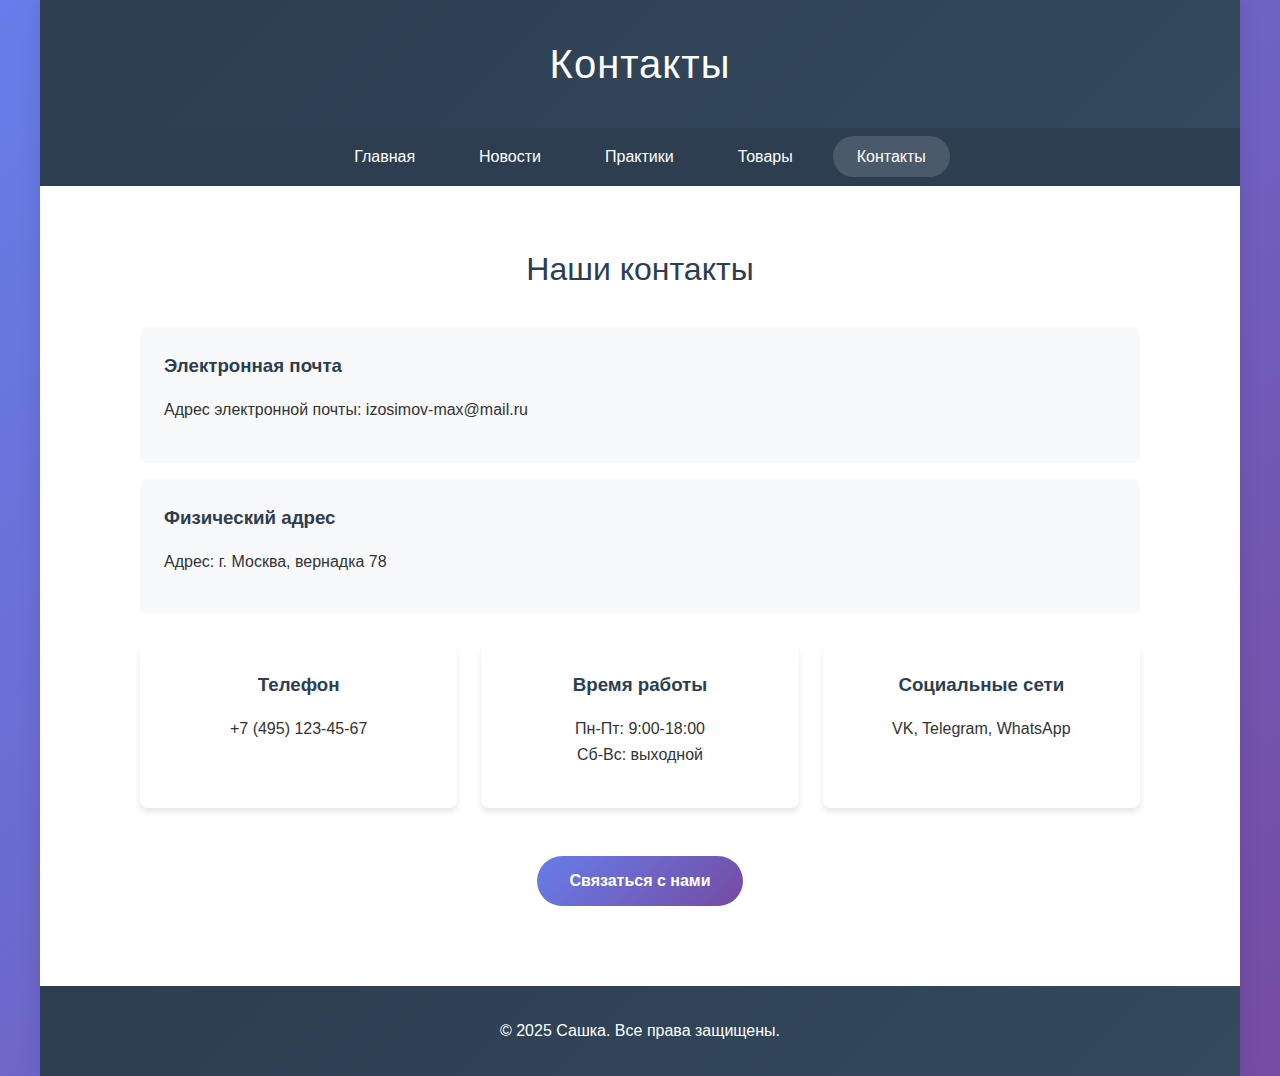
<file: pages/contacts.html>
<!DOCTYPE html>
<html lang="ru">
<head>
    <meta charset="UTF-8">
    <meta name="viewport" content="width=device-width, initial-scale=1.0">
    <title>Контакты</title>
    <link rel="stylesheet" href="../css/normalize.css">
    <link rel="stylesheet" href="../css/style.css">
</head>
<body class="page">
    <div class="page__container">
        <header class="header">
            <h1 class="header__title">Контакты</h1>
        </header>
        
        <nav class="nav">
            <ul class="nav__list">
                <li class="nav__item">
                    <a class="nav__link" href="../index.html">Главная</a>
                </li>
                <li class="nav__item">
                    <a class="nav__link" href="news.html">Новости</a>
                </li>
                <li class="nav__item">
                    <a class="nav__link" href="practices.html">Практики</a>
                </li>
                <li class="nav__item">
                    <a class="nav__link" href="goods.html">Товары</a>
                </li>
                <li class="nav__item">
                    <a class="nav__link nav__link--active" href="contacts.html">Контакты</a>
                </li>
            </ul>
        </nav>

        <main class="content">
            <section class="section contacts">
                <div class="contacts__container">
                    <h2 class="section__title">Наши контакты</h2>
                    
                    <article class="contacts__info">
                        <h3>Электронная почта</h3>
                        <p>Адрес электронной почты: izosimov-max@mail.ru</p>
                    </article>
                    
                    <article class="contacts__info">
                        <h3>Физический адрес</h3>
                        <p>Адрес: г. Москва, вернадка 78</p>
                    </article>

                    <div class="contacts__grid">
                        <div class="contact-item">
                            <h3>Телефон</h3>
                            <p>+7 (495) 123-45-67</p>
                        </div>
                        <div class="contact-item">
                            <h3>Время работы</h3>
                            <p>Пн-Пт: 9:00-18:00<br>Сб-Вс: выходной</p>
                        </div>
                        <div class="contact-item">
                            <h3>Социальные сети</h3>
                            <p>VK, Telegram, WhatsApp</p>
                        </div>
                    </div>
                    
                    <button class="contact-button">Связаться с нами</button>
                </div>
            </section>
        </main>

        <footer class="footer">
            <p>© 2025 Сашка. Все права защищены.</p>
        </footer>

        <!-- Модальное окно для формы обратной связи -->
        <dialog id="contactModal" class="modal">
            <div class="modal__header">
                <h2>Форма обратной связи</h2>
            </div>
            
            <div class="modal__content">
                <form id="feedbackForm">
                    <div class="form-group">
                        <label for="name">Имя <span class="required">*</span></label>
                        <input type="text" id="name" name="name" required placeholder="Введите ваше имя">
                    </div>

                    <div class="form-group">
                        <label for="phone">Телефон <span class="required">*</span></label>
                        <input type="tel" id="phone" name="phone" required placeholder="+7 (XXX) XXX-XX-XX" pattern="\+7 \(\d{3}\) \d{3}-\d{2}-\d{2}">
                    </div>

                    <div class="form-group">
                        <label for="email">Электронная почта <span class="required">*</span></label>
                        <input type="email" id="email" name="email" required placeholder="example@mail.ru">
                    </div>

                    <div class="form-group">
                        <label for="category">Категория обращения <span class="required">*</span></label>
                        <select id="category" name="category" required>
                            <option value="">Выберите категорию</option>
                            <option value="technical">Техническая поддержка</option>
                            <option value="commercial">Коммерческое предложение</option>
                            <option value="cooperation">Сотрудничество</option>
                            <option value="complaint">Жалоба</option>
                            <option value="suggestion">Предложение</option>
                            <option value="other">Другое</option>
                        </select>
                    </div>

                    <div class="form-group">
                        <label for="message">Текст обращения <span class="required">*</span></label>
                        <textarea id="message" name="message" required placeholder="Опишите вашу проблему или вопрос..." minlength="10"></textarea>
                    </div>

                    <div class="modal__actions">
                        <button type="button" class="btn btn--secondary">Отмена</button>
                        <button type="submit" class="btn btn--primary">Отправить</button>
                    </div>
                </form>
            </div>
        </dialog>
    </div>
    
    <script src="../js/main.js"></script>
</body>
</html>
</file>
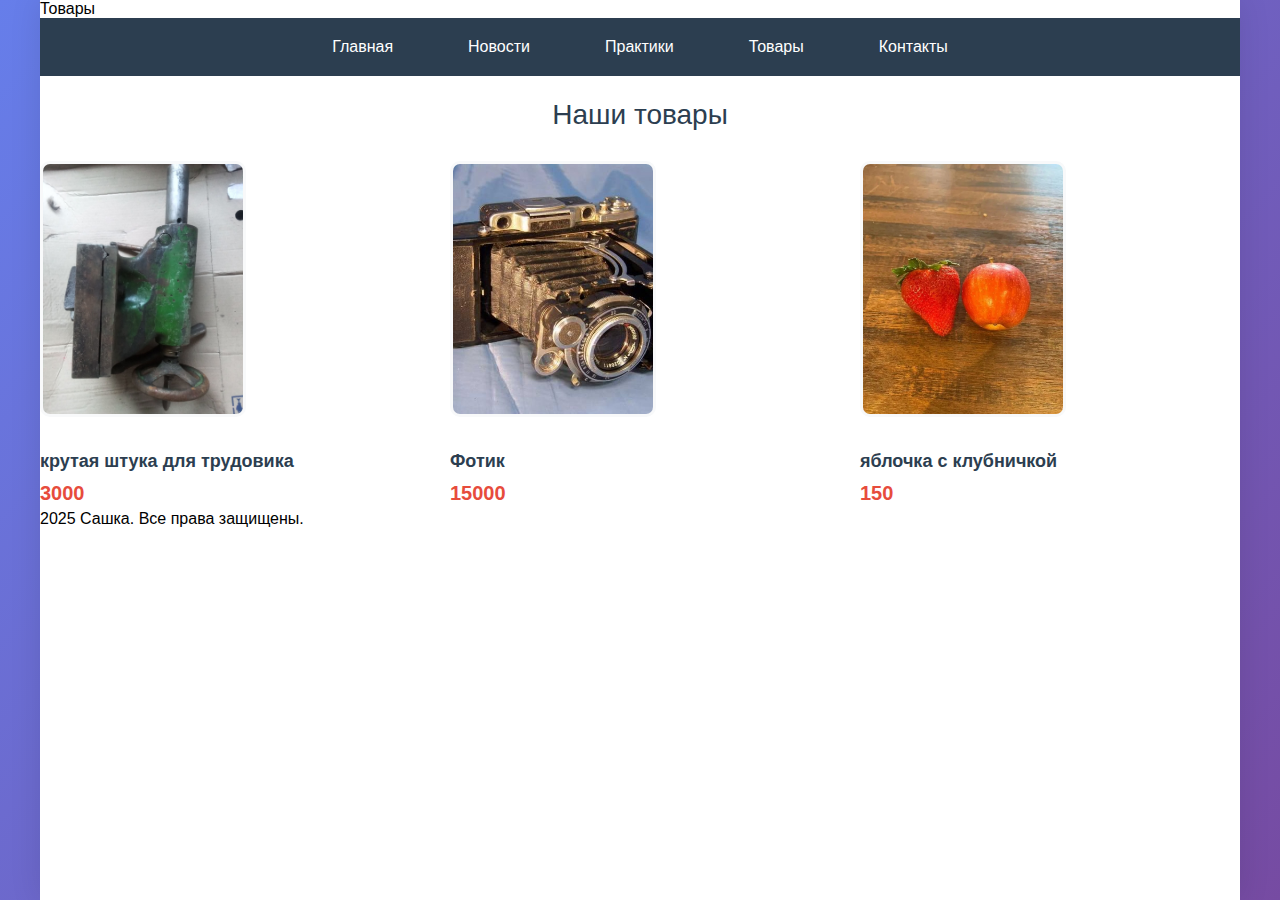
<file: pages/goods.html>
<!DOCTYPE html>
<html lang="ru">
    <head>
        <meta charset="UTF-8">
        <meta name="viewport" content="width=device-width, initial-scale=1.0">
        <title>Товары</title>
        <link rel="stylesheet" href="../style/styles.css">
    </head>
    <body>
         <div class="page-container">
            <div class="header">Товары</div>
            <nav class="nav">
                <ul class="nav-list">
                    <li class="nav-item">
                        <a class="nav-link" href="./index.html">Главная</a>
                    </li>
                    <li class="nav-item">
                        <a class="nav-link" href="news.html">Новости</a>
                    </li>
                    <li class="nav-item">
                        <a class="nav-link" href="practices.html">Практики</a>
                    </li>
                    <li class="nav-item">
                        <a class="nav-link" href="goods.html">Товары</a>
                    </li>
                    <li class="nav-item">
                        <a class="nav-link" href="contacts.html">Контакты</a>
                    </li>
                </ul>
            </nav>
            <div class="content">
                <h2 class="section-title">Haши товары</h2>
                <div class="products-grid">
                    <div class="product-card">
                        <img class="product-image" src="../images/goods1.jpg"  width="200" height="250" alt="Фото товара 1">
                        <h3 class="product-name">крутая штука для трудовика</h3>
                        <p class="product-price">3000</p>
                    </div>
                    <div class="product-card">
                        <img class="product-image" src="../images/goods2.jpg"  width="200" height="250" alt="Фото товара 2">
                        <h3 class="product-name">Фотик</h3>
                        <p class="product-price">15000</p>
                    </div>
                    <div class="product-card">
                        <img class="product-image" src="../images/goods3.jpg"  width="200" height="250" alt="Фото товара 3">
                        <h3 class="product-name">яблочка с клубничкой</h3>
                        <p class="product-price">150</p>
                    </div>
                </div>
            </div>
            <div class="footer">2025 Сашка. Все права защищены.</div>
        </div>
    </body>
</html>
</file>
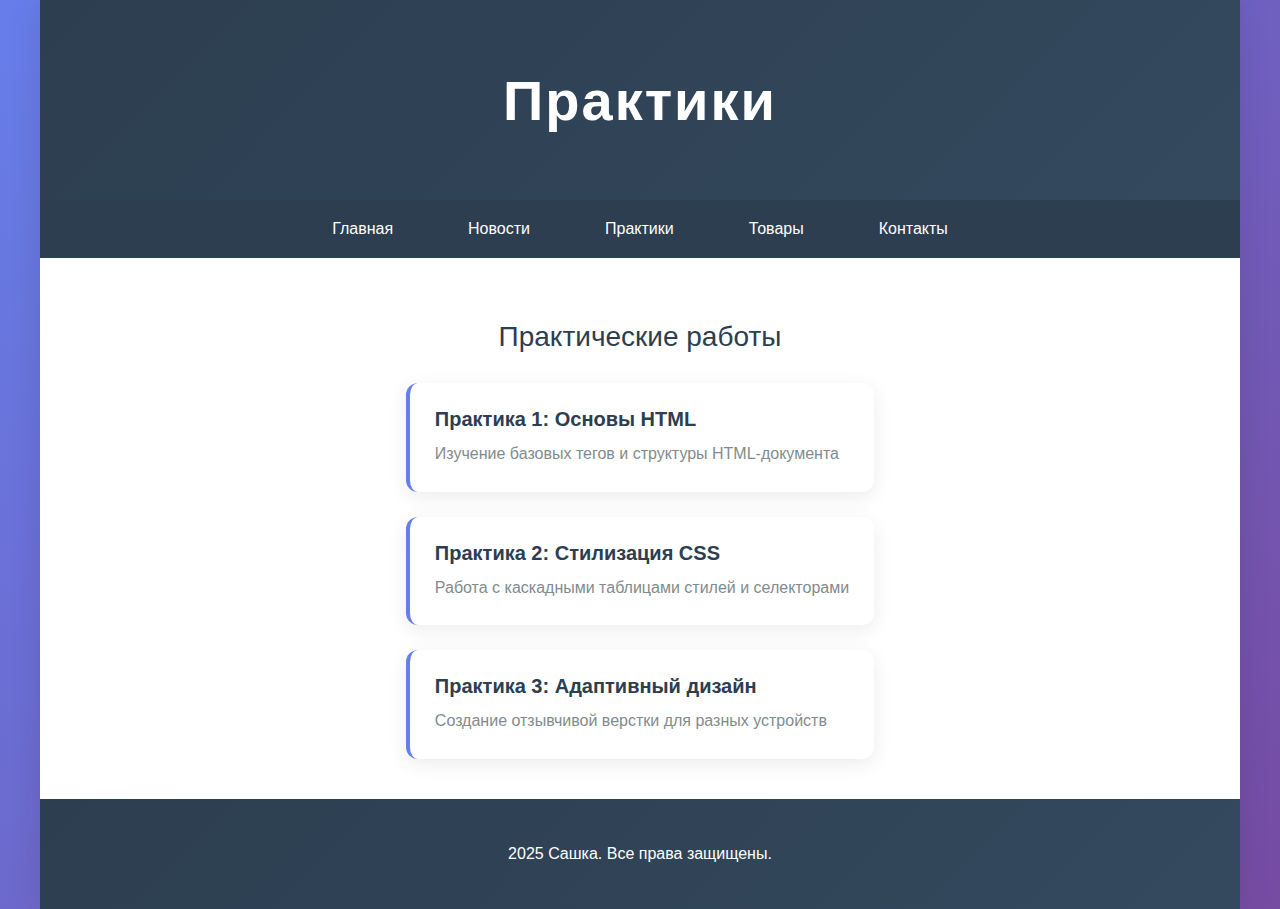
<file: pages/practices.html>
<!DOCTYPE html>
<html lang="ru">
    <head>
        <meta charset="UTF-8">
        <meta name="viewport" content="width=device-width, initial-scale=1.0">
        <title>Практики</title>
        <link rel="stylesheet" href="../style/styles.css">
    </head>
    <body>
        <div class="page-container">
            <header class="header">
                <h1>Практики</h1>
            </header>
            <nav class="nav">
                <ul class="nav-list">
                    <li class="nav-item">
                        <a class="nav-link" href="../index.html">Главная</a>
                    </li>
                    <li class="nav-item">
                        <a class="nav-link" href="news.html">Новости</a>
                    </li>
                    <li class="nav-item">
                        <a class="nav-link" href="practices.html">Практики</a>
                    </li>
                    <li class="nav-item">
                        <a class="nav-link" href="goods.html">Товары</a>
                    </li>
                    <li class="nav-item">
                        <a class="nav-link" href="contacts.html">Контакты</a>
                    </li>
                </ul>
            </nav>
            <main class="content">
                <h2 class="section-title">Практические работы</h2>
                <div class="practices-container">
                    <div class="practice-card">
                        <h3>Практика 1: Основы HTML</h3>
                        <p>Изучение базовых тегов и структуры HTML-документа</p>
                    </div>
                    <div class="practice-card">
                        <h3>Практика 2: Стилизация CSS</h3>
                        <p>Работа с каскадными таблицами стилей и селекторами</p>
                    </div>
                    <div class="practice-card">
                        <h3>Практика 3: Адаптивный дизайн</h3>
                        <p>Создание отзывчивой верстки для разных устройств</p>
                    </div>
                </div>
            </main>
            <footer class="footer">
                <p>2025 Сашка. Все права защищены.</p>
            </footer>
        </div>
    </body>
</html>
</file>
<file: style/styles.css>
/* ===== БАЗОВЫЕ СТИЛИ ===== */
body {
    font-family: 'Segoe UI', Tahoma, Geneva, Verdana, sans-serif;
    margin: 0;
    padding: 0;
    background: linear-gradient(135deg, #667eea 0%, #764ba2 100%);
    min-height: 100vh;
}

/* ===== КОНТЕЙНЕР СТРАНИЦЫ ===== */
.page-container {
    max-width: 1200px;
    margin: 0 auto;
    background: white;
    min-height: 100vh;
    box-shadow: 0 0 30px rgba(0,0,0,0.1);
    display: flex;
    flex-direction: column;
}

/* ===== ШАПКА ===== */
header.header {
    background: linear-gradient(135deg, #2c3e50 0%, #34495e 100%);
    color: white;
    text-align: center;
    padding: 30px;
    font-size: 28px;
    font-weight: 300;
    letter-spacing: 2px;
    margin: 0;
}

/* ===== НАВИГАЦИЯ ===== */
nav.nav {
    background: #2c3e50;
    padding: 20px 0;
}

.nav-list {
    list-style: none;
    margin: 0;
    padding: 0;
    display: flex;
    justify-content: center;
    gap: 25px;
}

.nav-item {
    margin: 0;
}

.nav-link {
    color: white;
    text-decoration: none;
    padding: 12px 25px;
    border-radius: 25px;
    transition: all 0.3s ease;
    font-weight: 500;
}

.nav-link:hover {
    background: rgba(255,255,255,0.1);
    transform: translateY(-2px);
}

/* ===== ОСНОВНОЙ КОНТЕНТ ===== */
main.content {
    padding: 40px;
    max-width: 900px;
    margin: 0 auto;
    flex: 1;
}

/* ===== ГЛАВНАЯ СТРАНИЦА ===== */
.profile-header {
    text-align: center;
    margin-bottom: 40px;
}

.profile-title {
    font-size: 32px;
    color: #2c3e50;
    margin-bottom: 10px;
    font-weight: 300;
}

.profile-photo {
    width: 220px;
    height: 280px;
    border-radius: 15px;
    object-fit: cover;
    margin: 20px auto;
    border: 4px solid #667eea;
    box-shadow: 0 8px 25px rgba(102, 126, 234, 0.3);
}

.profile-name {
    font-size: 24px;
    color: #2c3e50;
    margin: 10px 0;
    font-weight: 500;
}

.profile-group {
    font-size: 18px;
    color: #7f8c8d;
    margin: 5px 0;
}

.about-me {
    background: linear-gradient(135deg, #f8f9fa 0%, #e9ecef 100%);
    padding: 25px;
    border-radius: 15px;
    margin: 30px 0;
    border-left: 5px solid #667eea;
    font-size: 16px;
    line-height: 1.8;
}

/* ===== НАВЫКИ ===== */
.skills-container {
    display: flex;
    justify-content: center;
    flex-wrap: wrap;
    gap: 15px;
    margin: 30px 0;
}

.skill-tag {
    background: linear-gradient(135deg, #4facfe 0%, #00f2fe 100%);
    color: white;
    padding: 12px 25px;
    border-radius: 25px;
    font-weight: 600;
    font-size: 14px;
    box-shadow: 0 4px 15px rgba(79, 172, 254, 0.3);
    transition: all 0.3s ease;
}

.skill-tag:hover {
    transform: translateY(-3px);
    box-shadow: 0 6px 20px rgba(79, 172, 254, 0.4);
}

/* ===== ОПЫТ РАБОТЫ ===== */
.experience-section {
    margin-top: 50px;
}

.section-title {
    font-size: 28px;
    color: #2c3e50;
    text-align: center;
    margin-bottom: 30px;
    font-weight: 300;
}

.experience-card {
    background: white;
    padding: 25px;
    margin: 20px 0;
    border-radius: 12px;
    box-shadow: 0 5px 20px rgba(0,0,0,0.08);
    border-left: 4px solid #667eea;
    transition: transform 0.3s ease;
}

.experience-card:hover {
    transform: translateX(5px);
}

.experience-title {
    font-size: 20px;
    color: #2c3e50;
    margin: 0 0 10px 0;
    font-weight: 600;
}

.experience-desc {
    color: #7f8c8d;
    line-height: 1.6;
    margin: 0;
}

/* ===== НОВОСТИ ===== */
.news-container {
    display: grid;
    gap: 25px;
}

article.news-card {
    background: white;
    padding: 30px;
    border-radius: 15px;
    box-shadow: 0 5px 20px rgba(0,0,0,0.08);
    border-left: 4px solid #667eea;
}

.news-title {
    font-size: 24px;
    color: #2c3e50;
    margin: 0 0 10px 0;
    font-weight: 600;
}

.news-meta {
    color: #95a5a6;
    font-size: 14px;
    margin: 0 0 15px 0;
}

.news-text {
    color: #34495e;
    line-height: 1.7;
    margin: 0;
}

/* ===== ТОВАРЫ ===== */
.products-grid {
    display: grid;
    grid-template-columns: repeat(auto-fit, minmax(280px, 1fr));
    gap: 30px;
    margin-top: 30px;
}

article.product-card {
    background: white;
    padding: 25px;
    border-radius: 15px;
    text-align: center;
    box-shadow: 0 5px 20px rgba(0,0,0,0.08);
    transition: transform 0.3s ease;
}

.product-card:hover {
    transform: translateY(-5px);
}

.product-image {
    width: 200px;
    height: 250px;
    border-radius: 10px;
    object-fit: cover;
    margin-bottom: 20px;
    border: 3px solid #f8f9fa;
}

.product-name {
    font-size: 18px;
    color: #2c3e50;
    margin: 10px 0;
    font-weight: 600;
}

.product-price {
    font-size: 20px;
    color: #e74c3c;
    font-weight: 700;
    margin: 5px 0;
}

/* ===== КОНТАКТЫ ===== */
.contacts-container {
    text-align: center;
}

.contact-info {
    background: linear-gradient(135deg, #f8f9fa 0%, #e9ecef 100%);
    padding: 25px;
    margin: 20px 0;
    border-radius: 15px;
    font-size: 18px;
    color: #2c3e50;
}

.contact-grid {
    display: grid;
    grid-template-columns: repeat(auto-fit, minmax(250px, 1fr));
    gap: 20px;
    margin: 30px 0;
}

.contact-item {
    background: white;
    padding: 20px;
    border-radius: 10px;
    box-shadow: 0 3px 15px rgba(0,0,0,0.1);
}

.contact-button {
    background: linear-gradient(135deg, #667eea 0%, #764ba2 100%);
    color: white;
    border: none;
    padding: 15px 40px;
    font-size: 16px;
    border-radius: 30px;
    cursor: pointer;
    margin-top: 20px;
    font-weight: 600;
    transition: all 0.3s ease;
}

.contact-button:hover {
    transform: translateY(-2px);
    box-shadow: 0 8px 25px rgba(102, 126, 234, 0.4);
}

/* ===== ПРАКТИКИ ===== */
.practices-container {
    display: grid;
    gap: 25px;
    margin-top: 30px;
}

.practice-card {
    background: white;
    padding: 25px;
    border-radius: 12px;
    box-shadow: 0 5px 20px rgba(0,0,0,0.08);
    border-left: 4px solid #667eea;
    transition: transform 0.3s ease;
}

.practice-card:hover {
    transform: translateX(5px);
}

.practice-card h3 {
    color: #2c3e50;
    margin: 0 0 10px 0;
    font-size: 20px;
}

.practice-card p {
    color: #7f8c8d;
    line-height: 1.6;
    margin: 0;
}

/* ===== ФУТЕР ===== */
footer.footer {
    background: linear-gradient(135deg, #2c3e50 0%, #34495e 100%);
    color: white;
    text-align: center;
    padding: 30px;
    margin-top: auto;
}

/* ===== АДАПТИВНОСТЬ ===== */
@media (max-width: 768px) {
    .nav-list {
        flex-direction: column;
        gap: 10px;
    }
    
    .content {
        padding: 20px;
    }
    
    .products-grid {
        grid-template-columns: 1fr;
    }
    
    .contact-grid {
        grid-template-columns: 1fr;
    }
    
    .skills-container {
        flex-direction: column;
        align-items: center;
    }
    
    .profile-photo {
        width: 180px;
        height: 230px;
    }
    
    header.header {
        padding: 20px;
        font-size: 24px;
    }
}
</file>
<file: css/style.css>
/* ===== NORMALIZE ===== */
@import url('normalize.css');

/* ===== VARIABLES ===== */
:root {
  --primary-color: #2c3e50;
  --secondary-color: #34495e;
  --accent-color: #667eea;
  --accent-gradient: linear-gradient(135deg, #667eea 0%, #764ba2 100%);
  --text-color: #333;
  --light-bg: #f8f9fa;
  --border-radius: 8px;
  --shadow: 0 4px 6px rgba(0, 0, 0, 0.1);
  --transition: all 0.3s ease;
}

/* ===== BASE STYLES ===== */
.page {
  font-family: 'Segoe UI', Tahoma, Geneva, Verdana, sans-serif;
  line-height: 1.6;
  color: var(--text-color);
  background: var(--accent-gradient);
  min-height: 100vh;
}

.page__container {
  max-width: 1200px;
  margin: 0 auto;
  background: white;
  min-height: 100vh;
  box-shadow: 0 0 20px rgba(0, 0, 0, 0.1);
  display: flex;
  flex-direction: column;
}

/* ===== HEADER ===== */
.header {
  background: linear-gradient(135deg, var(--primary-color) 0%, var(--secondary-color) 100%);
  color: white;
  text-align: center;
  padding: 2rem 1rem;
}

.header__title {
  font-size: 2.5rem;
  font-weight: 300;
  margin: 0;
  letter-spacing: 1px;
}

/* ===== NAVIGATION ===== */
.nav {
  background: var(--primary-color);
  padding: 1rem 0;
}

.nav__list {
  list-style: none;
  margin: 0;
  padding: 0;
  display: flex;
  justify-content: center;
  gap: 1rem;
  flex-wrap: wrap;
}

.nav__link {
  color: white;
  text-decoration: none;
  padding: 0.75rem 1.5rem;
  border-radius: 25px;
  transition: var(--transition);
  font-weight: 500;
}

.nav__link:hover,
.nav__link--active {
  background: rgba(255, 255, 255, 0.15);
  transform: translateY(-2px);
}

/* ===== MAIN CONTENT ===== */
.content {
  padding: 2rem 1rem;
  max-width: 1000px;
  margin: 0 auto;
  flex: 1;
  width: 100%;
}

/* ===== SECTIONS ===== */
.section {
  margin-bottom: 3rem;
}

.section__title {
  font-size: 2rem;
  color: var(--primary-color);
  text-align: center;
  margin-bottom: 2rem;
  font-weight: 300;
}

/* ===== PROFILE SECTION ===== */
.profile__header {
  text-align: center;
  margin-bottom: 3rem;
}

.profile__photo {
  width: 200px;
  height: 250px;
  border-radius: var(--border-radius);
  object-fit: cover;
  margin: 1.5rem auto;
  border: 4px solid var(--accent-color);
  box-shadow: var(--shadow);
  display: block;
}

.profile__name {
  font-size: 1.75rem;
  color: var(--primary-color);
  margin: 1rem 0 0.5rem;
}

.profile__group {
  font-size: 1.125rem;
  color: #666;
  margin: 0;
}

.about-me {
  background: var(--light-bg);
  padding: 1.5rem;
  border-radius: var(--border-radius);
  margin: 2rem 0;
  border-left: 4px solid var(--accent-color);
}

/* ===== SKILLS ===== */
.skills__container {
  display: flex;
  justify-content: center;
  flex-wrap: wrap;
  gap: 1rem;
  margin: 2rem 0;
}

.skill-tag {
  background: var(--accent-gradient);
  color: white;
  padding: 0.75rem 1.5rem;
  border-radius: 25px;
  font-weight: 600;
  font-size: 0.9rem;
  box-shadow: var(--shadow);
  transition: var(--transition);
}

.skill-tag:hover {
  transform: translateY(-3px);
  box-shadow: 0 6px 12px rgba(102, 126, 234, 0.3);
}

/* ===== EXPERIENCE ===== */
.experience__list {
  display: grid;
  gap: 1.5rem;
}

.experience-card {
  background: white;
  padding: 1.5rem;
  border-radius: var(--border-radius);
  box-shadow: var(--shadow);
  border-left: 4px solid var(--accent-color);
  transition: var(--transition);
}

.experience-card:hover {
  transform: translateX(5px);
}

.experience-card__title {
  font-size: 1.25rem;
  color: var(--primary-color);
  margin: 0 0 0.5rem;
}

.experience-card__desc {
  color: #666;
  margin: 0;
  line-height: 1.5;
}

/* ===== PRODUCTS ===== */
.products__grid {
  display: grid;
  grid-template-columns: repeat(auto-fit, minmax(280px, 1fr));
  gap: 2rem;
  margin-top: 2rem;
}

.product-card {
  background: white;
  padding: 1.5rem;
  border-radius: var(--border-radius);
  text-align: center;
  box-shadow: var(--shadow);
  transition: var(--transition);
  border: 1px solid #eee;
}

.product-card:hover {
  transform: translateY(-5px);
  box-shadow: 0 8px 25px rgba(0, 0, 0, 0.15);
}

.product-card__image {
  width: 100%;
  height: 200px;
  object-fit: cover;
  border-radius: var(--border-radius);
  margin-bottom: 1rem;
  border: 2px solid var(--light-bg);
}

.product-card__name {
  font-size: 1.125rem;
  color: var(--primary-color);
  margin: 0.5rem 0;
  font-weight: 600;
}

.product-card__price {
  font-size: 1.25rem;
  color: #e74c3c;
  font-weight: 700;
  margin: 0.5rem 0;
}

/* ===== NEWS ===== */
.news__container {
  display: grid;
  gap: 1.5rem;
}

.news-card {
  background: white;
  padding: 1.5rem;
  border-radius: var(--border-radius);
  box-shadow: var(--shadow);
  border-left: 4px solid var(--accent-color);
  transition: var(--transition);
}

.news-card:hover {
  transform: translateY(-3px);
}

.news-card__title {
  font-size: 1.25rem;
  color: var(--primary-color);
  margin: 0 0 0.5rem;
  font-weight: 600;
}

.news-card__meta {
  color: #888;
  font-size: 0.875rem;
  margin: 0 0 1rem;
}

.news-card__text {
  color: #555;
  line-height: 1.6;
  margin: 0;
}

/* ===== PRACTICES ===== */
.practices__container {
  display: grid;
  gap: 1.5rem;
}

.practice-card {
  background: white;
  padding: 1.5rem;
  border-radius: var(--border-radius);
  box-shadow: var(--shadow);
  border-left: 4px solid var(--accent-color);
  transition: var(--transition);
}

.practice-card:hover {
  transform: translateX(5px);
}

.practice-card__title {
  font-size: 1.25rem;
  color: var(--primary-color);
  margin: 0 0 0.5rem;
}

.practice-card__desc {
  color: #666;
  margin: 0;
  line-height: 1.5;
}

/* ===== CONTACTS ===== */
.contacts__container {
  text-align: center;
}

.contacts__info {
  background: var(--light-bg);
  padding: 1.5rem;
  margin: 1rem 0;
  border-radius: var(--border-radius);
  text-align: left;
}

.contacts__info h3 {
  color: var(--primary-color);
  margin: 0 0 0.5rem;
}

.contacts__grid {
  display: grid;
  grid-template-columns: repeat(auto-fit, minmax(250px, 1fr));
  gap: 1.5rem;
  margin: 2rem 0;
}

.contact-item {
  background: white;
  padding: 1.5rem;
  border-radius: var(--border-radius);
  box-shadow: var(--shadow);
  text-align: center;
}

.contact-item h3 {
  color: var(--primary-color);
  margin: 0 0 0.5rem;
}

.contact-button {
  background: var(--accent-gradient);
  color: white;
  border: none;
  padding: 1rem 2rem;
  font-size: 1rem;
  border-radius: 25px;
  cursor: pointer;
  margin-top: 1rem;
  font-weight: 600;
  transition: var(--transition);
  display: inline-block;
  text-decoration: none;
}

.contact-button:hover {
  transform: translateY(-2px);
  box-shadow: 0 6px 20px rgba(102, 126, 234, 0.4);
}

/* ===== MODAL STYLES ===== */
.modal::backdrop {
  background: rgba(0, 0, 0, 0.6);
  animation: fadeIn 0.3s ease;
}

.modal {
  border: none;
  border-radius: 12px;
  padding: 0;
  box-shadow: 0 10px 30px rgba(0, 0, 0, 0.3);
  animation: slideIn 0.3s ease;
  max-width: 500px;
  width: 90vw;
}

.modal__header {
  background: linear-gradient(135deg, var(--primary-color) 0%, var(--secondary-color) 100%);
  color: white;
  padding: 1.5rem;
  border-radius: 12px 12px 0 0;
  margin: 0;
}

.modal__header h2 {
  margin: 0;
  color: white;
  font-size: 1.5rem;
}

.modal__content {
  padding: 2rem;
}

.form-group {
  margin-bottom: 1.5rem;
}

.form-group label {
  display: block;
  margin-bottom: 0.5rem;
  font-weight: 600;
  color: var(--primary-color);
}

.form-group input,
.form-group select,
.form-group textarea {
  width: 100%;
  padding: 0.75rem;
  border: 2px solid #e9ecef;
  border-radius: 6px;
  font-size: 1rem;
  transition: var(--transition);
  box-sizing: border-box;
}

.form-group input:focus,
.form-group select:focus,
.form-group textarea:focus {
  outline: none;
  border-color: var(--accent-color);
}

.form-group textarea {
  min-height: 100px;
  resize: vertical;
}

.modal__actions {
  display: flex;
  gap: 1rem;
  justify-content: flex-end;
  margin-top: 2rem;
}

.btn {
  padding: 0.75rem 1.5rem;
  border: none;
  border-radius: 6px;
  cursor: pointer;
  font-size: 1rem;
  transition: var(--transition);
  font-weight: 600;
}

.btn--primary {
  background: var(--accent-gradient);
  color: white;
}

.btn--primary:hover {
  transform: translateY(-2px);
  box-shadow: 0 5px 15px rgba(102, 126, 234, 0.4);
}

.btn--secondary {
  background: #f8f9fa;
  color: var(--primary-color);
  border: 2px solid #e9ecef;
}

.btn--secondary:hover {
  background: #e9ecef;
}

.required {
  color: #e74c3c;
}

@keyframes fadeIn {
  from { opacity: 0; }
  to { opacity: 1; }
}

@keyframes slideIn {
  from { 
    opacity: 0;
    transform: translateY(-50px) scale(0.9);
  }
  to { 
    opacity: 1;
    transform: translateY(0) scale(1);
  }
}

/* ===== FOOTER ===== */
.footer {
  background: linear-gradient(135deg, var(--primary-color) 0%, var(--secondary-color) 100%);
  color: white;
  text-align: center;
  padding: 2rem 1rem;
  margin-top: auto;
}

.footer p {
  margin: 0;
}

/* ===== MEDIA QUERIES ===== */
@media (max-width: 768px) {
  .nav__list {
    flex-direction: column;
    align-items: center;
    gap: 0.5rem;
  }
  
  .content {
    padding: 1rem;
  }
  
  .header__title {
    font-size: 2rem;
  }
  
  .section__title {
    font-size: 1.75rem;
  }
  
  .products__grid {
    grid-template-columns: 1fr;
    gap: 1.5rem;
  }
  
  .contacts__grid {
    grid-template-columns: 1fr;
  }
  
  .skills__container {
    flex-direction: column;
    align-items: center;
  }
  
  .modal__actions {
    flex-direction: column;
  }
  
  .btn {
    width: 100%;
  }
}

@media (max-width: 480px) {
  .header {
    padding: 1.5rem 1rem;
  }
  
  .content {
    padding: 0.75rem;
  }
  
  .profile__photo {
    width: 150px;
    height: 200px;
  }
  
  .product-card,
  .news-card,
  .practice-card,
  .experience-card {
    padding: 1rem;
  }
}
</file>
